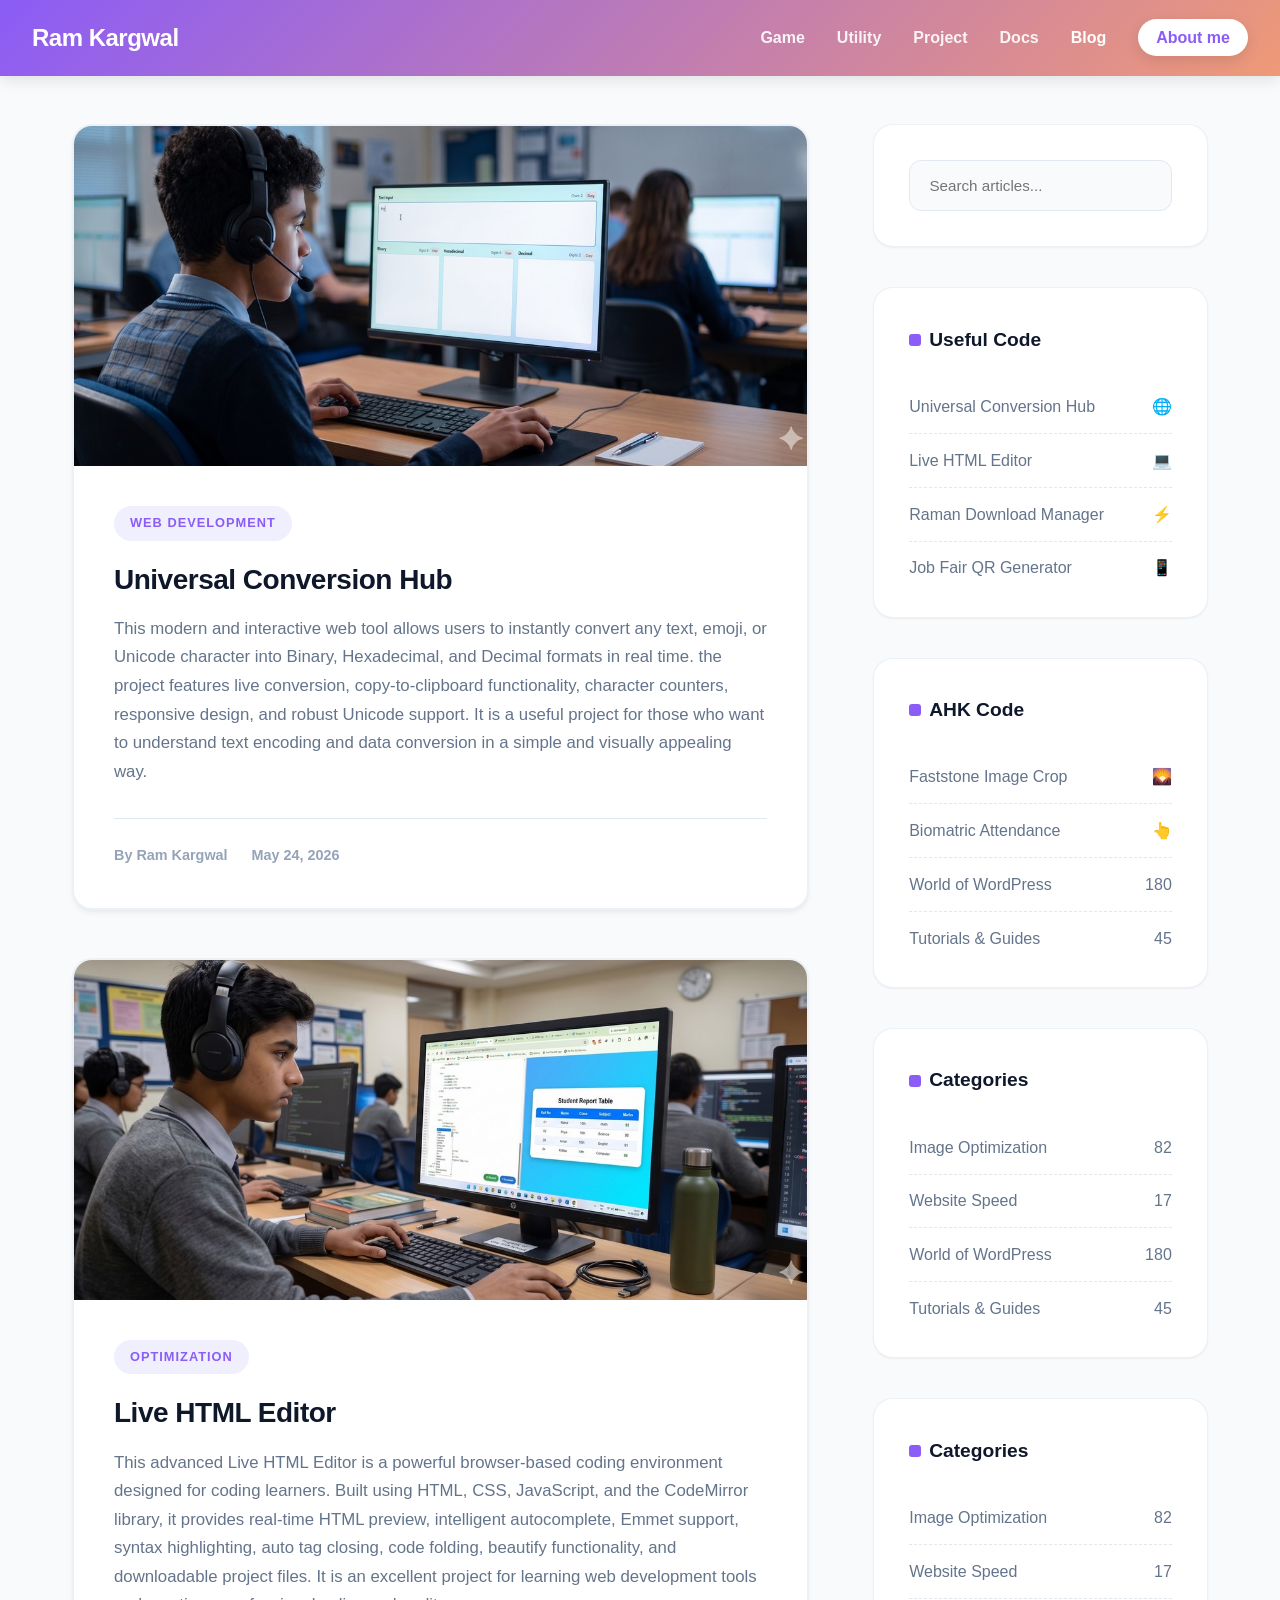
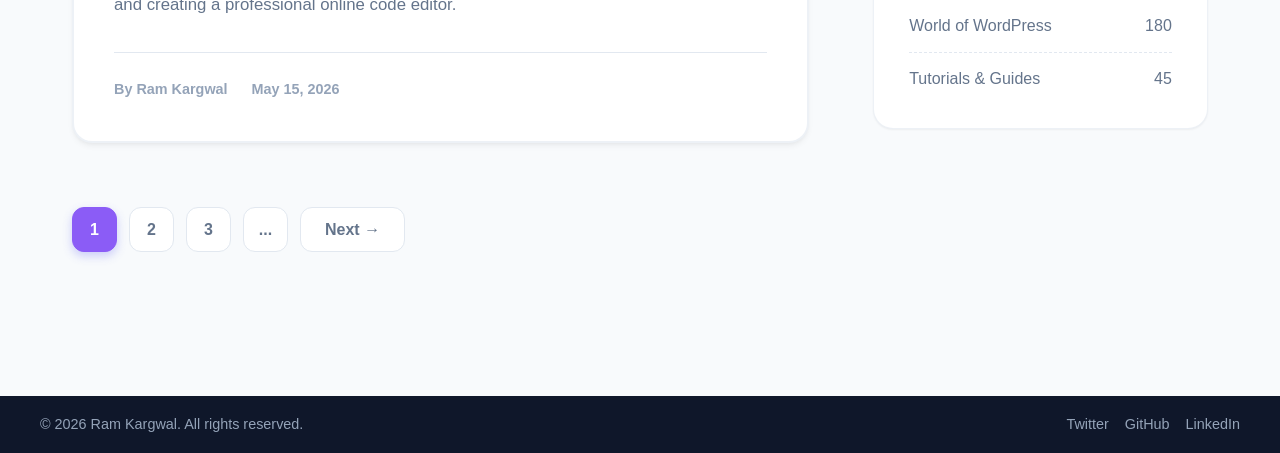
<file: index.html>
<!DOCTYPE html>
<html lang="en">

<head>
  <meta charset="UTF-8">
  <meta name="viewport" content="width=device-width, initial-scale=1.0">
  <title>Ram Kargwal's Ideas</title>
  <!-- Premium Modern Fonts -->
  <link href="https://fonts.googleapis.com/css2?family=Plus+Jakarta+Sans:wght@400;500;600;700;800&display=swap"
    rel="style/style.css">
<link rel="icon" type="image/png" href="assets/ramlogo.png">
  <link rel="stylesheet" href="style/style.css">
</head>

<body>

  <!--Header -->
  <header>
    <div class="nav-container">
      <a href="#" class="logo">Ram Kargwal</a>
      <nav>
        <ul>
          <li><a href="#">Game</a></li>
          <li><a href="#">Utility</a></li>
          <li><a href="#">Project</a></li>
          <li><a href="#">Docs</a></li>
          <li><a style="color: #ffffff; font-weight: 800;" href="#">Blog</a></li>
          <li><a href="#" class="btn-signup">About me</a></li>
        </ul>
      </nav>
    </div>
  </header>

  <!-- Main Layout -->
  <div class="container">

    <!-- Left Column: Posts -->
    <main class="main-content">

      <!-- Post 1 -->
      <article class="post-card">
        <div class="post-image-wrapper">
          <div class="post-image"
            style="background-image: url('assets/unversal converter.jpg');">
          </div>
        </div>
        <div class="post-content">
          <span class="category-tag">Web Development</span>
          <h2 class="post-title"><a href="pages/Unicode Converter.html">Universal Conversion Hub</a></h2>
          <p class="post-excerpt">This modern and interactive web tool allows users to instantly convert any text, emoji, or Unicode character into Binary, Hexadecimal, and Decimal formats in real time. the project features live conversion, copy-to-clipboard functionality, character counters, responsive design, and robust Unicode support. It is a useful project for those who want to understand text encoding and data conversion in a simple and visually appealing way.</p>
          <div class="post-meta">
            <span>By <strong>Ram Kargwal</strong></span>
            <span>May 24, 2026</span>
          </div>
        </div>
      </article>

      <!-- Post 2 -->
      <article class="post-card">
        <div class="post-image-wrapper">
          <div class="post-image"
            style="background-image: url('assets/Live HTML Editor.jpg');">
          </div>
        </div>
        <div class="post-content">
          <span class="category-tag">Optimization</span>
          <h2 class="post-title"><a href="pages/Live HTML Editor.html">Live HTML Editor</a></h2>
          <p class="post-excerpt">This advanced Live HTML Editor is a powerful browser-based coding environment designed for coding learners. Built using HTML, CSS, JavaScript, and the CodeMirror library, it provides real-time HTML preview, intelligent autocomplete, Emmet support, syntax highlighting, auto tag closing, code folding, beautify functionality, and downloadable project files. It is an excellent project for learning web development tools and creating a professional online code editor.</p>
          <div class="post-meta">
            <span>By <strong>Ram Kargwal</strong></span>
            <span>May 15, 2026</span>
          </div>
        </div>
      </article>

      <!-- Pagination -->
      <div class="pagination">
        <span class="active">1</span>
        <a href="#">2</a>
        <a href="#">3</a>
        <span>...</span>
        <a href="#" class="next-btn">Next &rarr;</a>
      </div>

    </main>

    <!-- Right Column: Sidebar -->
    <aside class="sidebar">

      <div class="widget">
        <input type="text" class="search-box" placeholder="Search articles...">
      </div>

      <div class="widget">
        <h3>Useful Code</h3>
        <ul class="widget-list">
          <li><a href="pages/Unicode Converter.html">Universal Conversion Hub <span>🌐</span></a></li>
          <li><a href="pages/Live HTML Editor.html">Live HTML Editor <span>💻</span></a></li>
          <li><a href="assets/RamanADM.py">Raman Download Manager <span>⚡</span></a></li>
          <li><a href="pages/job-fair-qr-generator.html">Job Fair QR Generator <span>📱</span></a></li>
        </ul>
      </div>

      <div class="widget">
        <h3>AHK Code</h3>
        <ul class="widget-list">
          <li><a href="pages/AutoHotkey Script.html">Faststone Image Crop <span>🌄</span></a></li>
          <li><a href="#">Biomatric Attendance <span>👆</span></a></li>
          <li><a href="#">World of WordPress <span>180</span></a></li>
          <li><a href="#">Tutorials & Guides <span>45</span></a></li>
        </ul>
      </div>
      
      <div class="widget">
        <h3>Categories</h3>
        <ul class="widget-list">
          <li><a href="#">Image Optimization <span>82</span></a></li>
          <li><a href="#">Website Speed <span>17</span></a></li>
          <li><a href="#">World of WordPress <span>180</span></a></li>
          <li><a href="#">Tutorials & Guides <span>45</span></a></li>
        </ul>
      </div>
      
      <div class="widget">
        <h3>Categories</h3>
        <ul class="widget-list">
          <li><a href="#">Image Optimization <span>82</span></a></li>
          <li><a href="#">Website Speed <span>17</span></a></li>
          <li><a href="#">World of WordPress <span>180</span></a></li>
          <li><a href="#">Tutorials & Guides <span>45</span></a></li>
        </ul>
      </div>

    </aside>

  </div>

  <!-- Footer -->
  <footer>

    <div class="footer-bottom">
      <p>&copy; 2026 Ram Kargwal. All rights reserved.</p>
      <div style="display: flex; gap: 1rem;">
        <a href="#">Twitter</a>
        <a href="#">GitHub</a>
        <a href="#">LinkedIn</a>
      </div>
    </div>
  </footer>

</body>

</html>
</file>
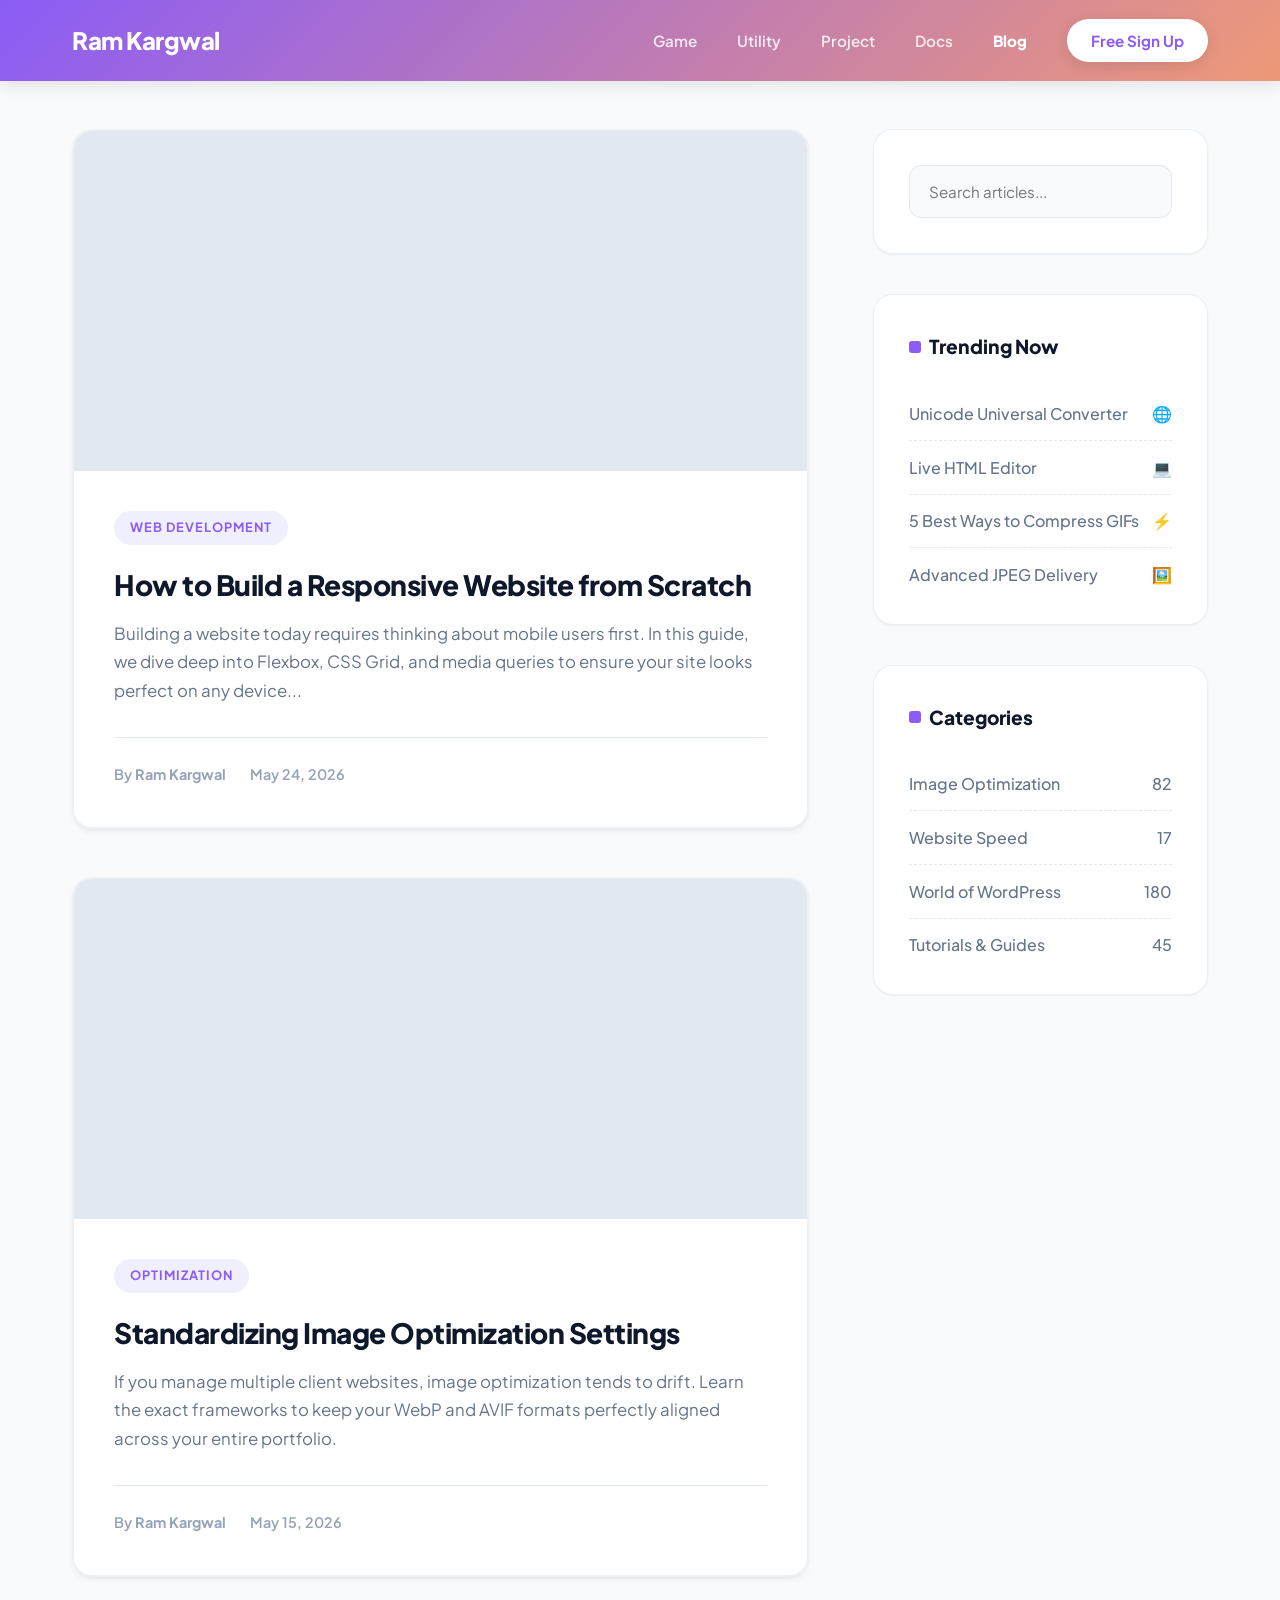
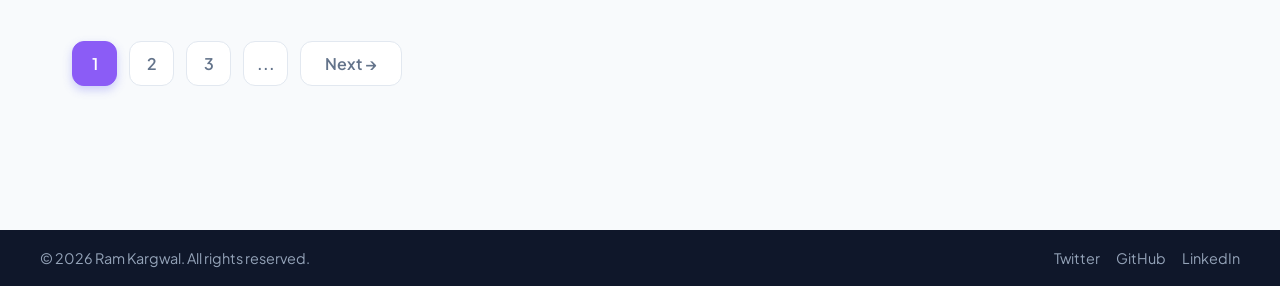
<file: Index.html>
<!DOCTYPE html>
<html lang="en">

<head>
  <meta charset="UTF-8">
  <meta name="viewport" content="width=device-width, initial-scale=1.0">
  <title>Ram Kargwal's Ideas</title>
  <!-- Premium Modern Fonts -->
  <link href="https://fonts.googleapis.com/css2?family=Plus+Jakarta+Sans:wght@400;500;600;700;800&display=swap"
    rel="stylesheet">

  <style>
    /* --- CSS VARIABLES & RESET --- */
    :root {
      /* Color Palette */
      /* Soft Modern */
      --primary: #8b5cf6;
      --primary-light: #a78bfa;
      --secondary: #ee9977;
      --bg-body: #f8fafc;
      --bg-surface: #ffffff;
      /* Text Colors */
      --text-main: #0f172a;
      --text-muted: #64748b;
      --text-light: #94a3b8;

      /* UI Elements */
      --border-soft: #e2e8f0;
      --shadow-sm: 0 1px 2px 0 rgb(0 0 0 / 0.05);
      --shadow-md: 0 4px 6px -1px rgb(0 0 0 / 0.05), 0 2px 4px -2px rgb(0 0 0 / 0.05);
      --shadow-hover: 0 20px 25px -5px rgb(0 0 0 / 0.1), 0 8px 10px -6px rgb(0 0 0 / 0.1);

      /* Transitions */
      --transition: all 0.3s cubic-bezier(0.4, 0, 0.2, 1);
    }

    * {
      margin: 0;
      padding: 0;
      box-sizing: border-box;
      font-family: 'Plus Jakarta Sans', sans-serif;
    }

    body {
      background-color: var(--bg-body);
      color: var(--text-main);
      line-height: 1.7;
      -webkit-font-smoothing: antialiased;
    }

    a {
      text-decoration: none;
      color: inherit;
      transition: var(--transition);
    }

    ul {
      list-style: none;
    }

    /* --- HEADER & NAVIGATION (UPDATED TO COLORFUL) --- */
    header {
      /* Applied a vibrant gradient background */
      background: linear-gradient(135deg, var(--primary), var(--secondary));
      box-shadow: 0 4px 15px rgba(0, 0, 0, 0.1);
      position: sticky;
      top: 0;
      z-index: 1000;
    }

    .nav-container {
      max-width: 1200px;
      margin: 0 auto;
      padding: 1.25rem 2rem;
      display: flex;
      justify-content: space-between;
      align-items: center;
    }

    .logo {
      font-size: 1.5rem;
      font-weight: 800;
      color: #ffffff;
      /* Changed to white for visibility */
      letter-spacing: -0.5px;
    }

    nav ul {
      display: flex;
      gap: 2.5rem;
      align-items: center;
    }

    nav a {
      font-weight: 600;
      color: rgba(255, 255, 255, 0.85);
      /* Lightened text for the dark background */
      font-size: 0.95rem;
    }

    nav a:hover {
      color: #ffffff;
    }

    .btn-signup {
      background: #ffffff;
      /* Changed button to white */
      color: var(--primary) !important;
      /* Button text is now primary color */
      padding: 0.75rem 1.5rem;
      border-radius: 50px;
      font-weight: 700;
      box-shadow: 0 4px 14px 0 rgba(0, 0, 0, 0.1);
    }

    .btn-signup:hover {
      transform: translateY(-2px);
      box-shadow: 0 6px 20px rgba(0, 0, 0, 0.15);
      background: #f8fafc;
    }

    /* --- MAIN LAYOUT --- */
    .container {
      max-width: 1200px;
      margin: 3rem auto 0 auto;
      /* Added top margin since hero is removed */
      padding: 0 2rem;
      display: flex;
      gap: 4rem;
    }

    .main-content {
      flex: 2.2;
    }

    .sidebar {
      flex: 1;
    }

    /* --- BLOG POST CARDS --- */
    .post-card {
      background: var(--bg-surface);
      border-radius: 20px;
      overflow: hidden;
      margin-bottom: 3rem;
      box-shadow: var(--shadow-md);
      border: 2px solid rgba(226, 232, 240, 0.6);
      transition: var(--transition);
    }

    .post-card:hover {
      transform: translateY(-5px);
      box-shadow: var(--shadow-hover);
    }

    .post-image-wrapper {
      width: 100%;
      height: 340px;
      overflow: hidden;
    }

    .post-image {
      width: 100%;
      height: 100%;
      background-color: #e2e8f0;
      background-image: url('https://images.unsplash.com/photo-1498050108023-c5249f4df085?auto=format&fit=crop&w=1200&q=80');
      background-size: cover;
      background-position: center;
      transition: transform 0.6s cubic-bezier(0.25, 1, 0.5, 1);
    }

    .post-card:hover .post-image {
      transform: scale(1.05);
    }

    .post-content {
      padding: 2.5rem;
    }

    .category-tag {
      background: rgba(99, 102, 241, 0.1);
      color: var(--primary);
      font-size: 0.8rem;
      font-weight: 700;
      text-transform: uppercase;
      letter-spacing: 1px;
      padding: 0.4rem 1rem;
      border-radius: 50px;
      display: inline-block;
      margin-bottom: 1.2rem;
    }

    .post-title {
      font-size: 1.75rem;
      font-weight: 800;
      margin-bottom: 1rem;
      line-height: 1.4;
      letter-spacing: -0.5px;
    }

    .post-title a:hover {
      color: var(--primary);
    }

    .post-excerpt {
      color: var(--text-muted);
      margin-bottom: 2rem;
      font-size: 1.05rem;
    }

    .post-meta {
      display: flex;
      align-items: center;
      gap: 1.5rem;
      font-size: 0.9rem;
      color: var(--text-light);
      font-weight: 600;
      border-top: 1px solid var(--border-soft);
      padding-top: 1.5rem;
    }

    /* --- PAGINATION --- */
    .pagination {
      display: flex;
      gap: 0.75rem;
      margin: 4rem 0;
      align-items: center;
    }

    .pagination span,
    .pagination a {
      width: 45px;
      height: 45px;
      display: flex;
      align-items: center;
      justify-content: center;
      background: var(--bg-surface);
      border: 1px solid var(--border-soft);
      border-radius: 12px;
      font-weight: 600;
      color: var(--text-muted);
      transition: var(--transition);
    }

    .pagination .active {
      background: var(--primary);
      color: white;
      border-color: var(--primary);
      box-shadow: 0 4px 10px rgba(99, 102, 241, 0.3);
    }

    .pagination a:hover {
      border-color: var(--primary);
      color: var(--primary);
      transform: translateY(-2px);
    }

    .pagination .next-btn {
      width: auto;
      padding: 0 1.5rem;
    }

    /* --- SIDEBAR WIDGETS --- */
    .widget {
      background: var(--bg-surface);
      padding: 2.2rem;
      border-radius: 20px;
      margin-bottom: 2.5rem;
      box-shadow: var(--shadow-sm);
      border: 1px solid rgba(226, 232, 240, 0.6);
    }

    .widget h3 {
      font-size: 1.2rem;
      font-weight: 800;
      margin-bottom: 1.5rem;
      color: var(--text-main);
      display: flex;
      align-items: center;
      gap: 0.5rem;
    }

    /* Small accent line next to widget titles */
    .widget h3::before {
      content: '';
      display: block;
      width: 12px;
      height: 12px;
      border-radius: 3px;
      background: var(--primary);
    }

    .search-box {
      width: 100%;
      padding: 1rem 1.2rem;
      border: 1px solid var(--border-soft);
      border-radius: 12px;
      font-size: 0.95rem;
      background: var(--bg-body);
      transition: var(--transition);
      outline: none;
    }

    .search-box:focus {
      border-color: var(--primary);
      background: white;
      box-shadow: 0 0 0 4px rgba(99, 102, 241, 0.1);
    }

    .widget-list li {
      padding: 0.8rem 0;
      border-bottom: 1px dashed var(--border-soft);
    }

    .widget-list li:last-child {
      border-bottom: none;
      padding-bottom: 0;
    }

    .widget-list a {
      color: var(--text-muted);
      font-weight: 500;
      display: flex;
      justify-content: space-between;
      align-items: center;
    }

    .widget-list a:hover {
      color: var(--primary);
      padding-left: 5px;
    }

    /* --- FOOTER --- */
    footer {
      background-color: #0f172a;
      color: #94a3b8;
      padding: 1rem 1rem 1rem 1rem;
      margin-top: 5rem;
    }

    .footer-grid {
      max-width: 1200px;
      margin: 0 auto;
      display: grid;
      grid-template-columns: repeat(auto-fit, minmax(200px, 1fr));
      gap: 3rem;
      border-bottom: 1px solid #1e293b;
      padding-bottom: 4rem;
      margin-bottom: 2rem;
    }

    .footer-col h4 {
      color: white;
      font-size: 1.1rem;
      font-weight: 700;
      margin-bottom: 1.8rem;
    }

    .footer-col ul li {
      margin-bottom: 1rem;
    }

    .footer-col a:hover {
      color: white;
    }

    .footer-bottom {
      max-width: 1200px;
      margin: 0 auto;
      display: flex;
      justify-content: space-between;
      align-items: center;
      font-size: 0.9rem;
    }

    /* --- RESPONSIVE DESIGN --- */
    @media (max-width: 960px) {
      .container {
        flex-direction: column;
      }

      nav ul {
        display: none;
      }

      .post-image-wrapper {
        height: 240px;
      }

      .footer-bottom {
        flex-direction: column;
        gap: 1rem;
        text-align: center;
      }
    }

  </style>
</head>

<body>

  <!-- Colorful Header -->
  <header>
    <div class="nav-container">
      <a href="#" class="logo">Ram Kargwal</a>
      <nav>
        <ul>
          <li><a href="#">Game</a></li>
          <li><a href="#">Utility</a></li>
          <li><a href="#">Project</a></li>
          <li><a href="#">Docs</a></li>
          <li><a style="color: #ffffff; font-weight: 800;" href="#">Blog</a></li>
          <li><a href="#" class="btn-signup">Free Sign Up</a></li>
        </ul>
      </nav>
    </div>
  </header>

  <!-- Main Layout -->
  <div class="container">

    <!-- Left Column: Posts -->
    <main class="main-content">

      <!-- Post 1 -->
      <article class="post-card">
        <div class="post-image-wrapper">
          <div class="post-image"
            style="background-image: url('https://images.unsplash.com/photo-1555066931-4365d14bab8c?auto=format&fit=crop&w=1200&q=80');">
          </div>
        </div>
        <div class="post-content">
          <span class="category-tag">Web Development</span>
          <h2 class="post-title"><a href="#">How to Build a Responsive Website from Scratch</a></h2>
          <p class="post-excerpt">Building a website today requires thinking about mobile users first. In this guide, we
            dive deep into Flexbox, CSS Grid, and media queries to ensure your site looks perfect on any device...</p>
          <div class="post-meta">
            <span>By <strong>Ram Kargwal</strong></span>
            <span>May 24, 2026</span>
          </div>
        </div>
      </article>

      <!-- Post 2 -->
      <article class="post-card">
        <div class="post-image-wrapper">
          <div class="post-image"
            style="background-image: url('https://images.unsplash.com/photo-1618761714954-0b8cd0026356?auto=format&fit=crop&w=1200&q=80');">
          </div>
        </div>
        <div class="post-content">
          <span class="category-tag">Optimization</span>
          <h2 class="post-title"><a href="#">Standardizing Image Optimization Settings</a></h2>
          <p class="post-excerpt">If you manage multiple client websites, image optimization tends to drift. Learn the
            exact frameworks to keep your WebP and AVIF formats perfectly aligned across your entire portfolio.</p>
          <div class="post-meta">
            <span>By <strong>Ram Kargwal</strong></span>
            <span>May 15, 2026</span>
          </div>
        </div>
      </article>

      <!-- Pagination -->
      <div class="pagination">
        <span class="active">1</span>
        <a href="#">2</a>
        <a href="#">3</a>
        <span>...</span>
        <a href="#" class="next-btn">Next &rarr;</a>
      </div>

    </main>

    <!-- Right Column: Sidebar -->
    <aside class="sidebar">

      <div class="widget">
        <input type="text" class="search-box" placeholder="Search articles...">
      </div>

      <div class="widget">
        <h3>Trending Now</h3>
        <ul class="widget-list">
          <li><a href="C:\Users\dell\Pictures\Unicode Converter.html">Unicode Universal Converter<span>🌐</span></a></li>
          <li><a href="#">Live HTML Editor<span>💻</span></a></li>
          <li><a href="#">5 Best Ways to Compress GIFs <span>⚡</span></a></li>
          <li><a href="#">Advanced JPEG Delivery <span>🖼️</span></a></li>
        </ul>
      </div>

      <div class="widget">
        <h3>Categories</h3>
        <ul class="widget-list">
          <li><a href="#">Image Optimization <span>82</span></a></li>
          <li><a href="#">Website Speed <span>17</span></a></li>
          <li><a href="#">World of WordPress <span>180</span></a></li>
          <li><a href="#">Tutorials & Guides <span>45</span></a></li>
        </ul>
      </div>

    </aside>

  </div>

  <!-- Footer -->
  <footer>

    <div class="footer-bottom">
      <p>&copy; 2026 Ram Kargwal. All rights reserved.</p>
      <div style="display: flex; gap: 1rem;">
        <a href="#">Twitter</a>
        <a href="#">GitHub</a>
        <a href="#">LinkedIn</a>
      </div>
    </div>
  </footer>

</body>

</html>
</file>
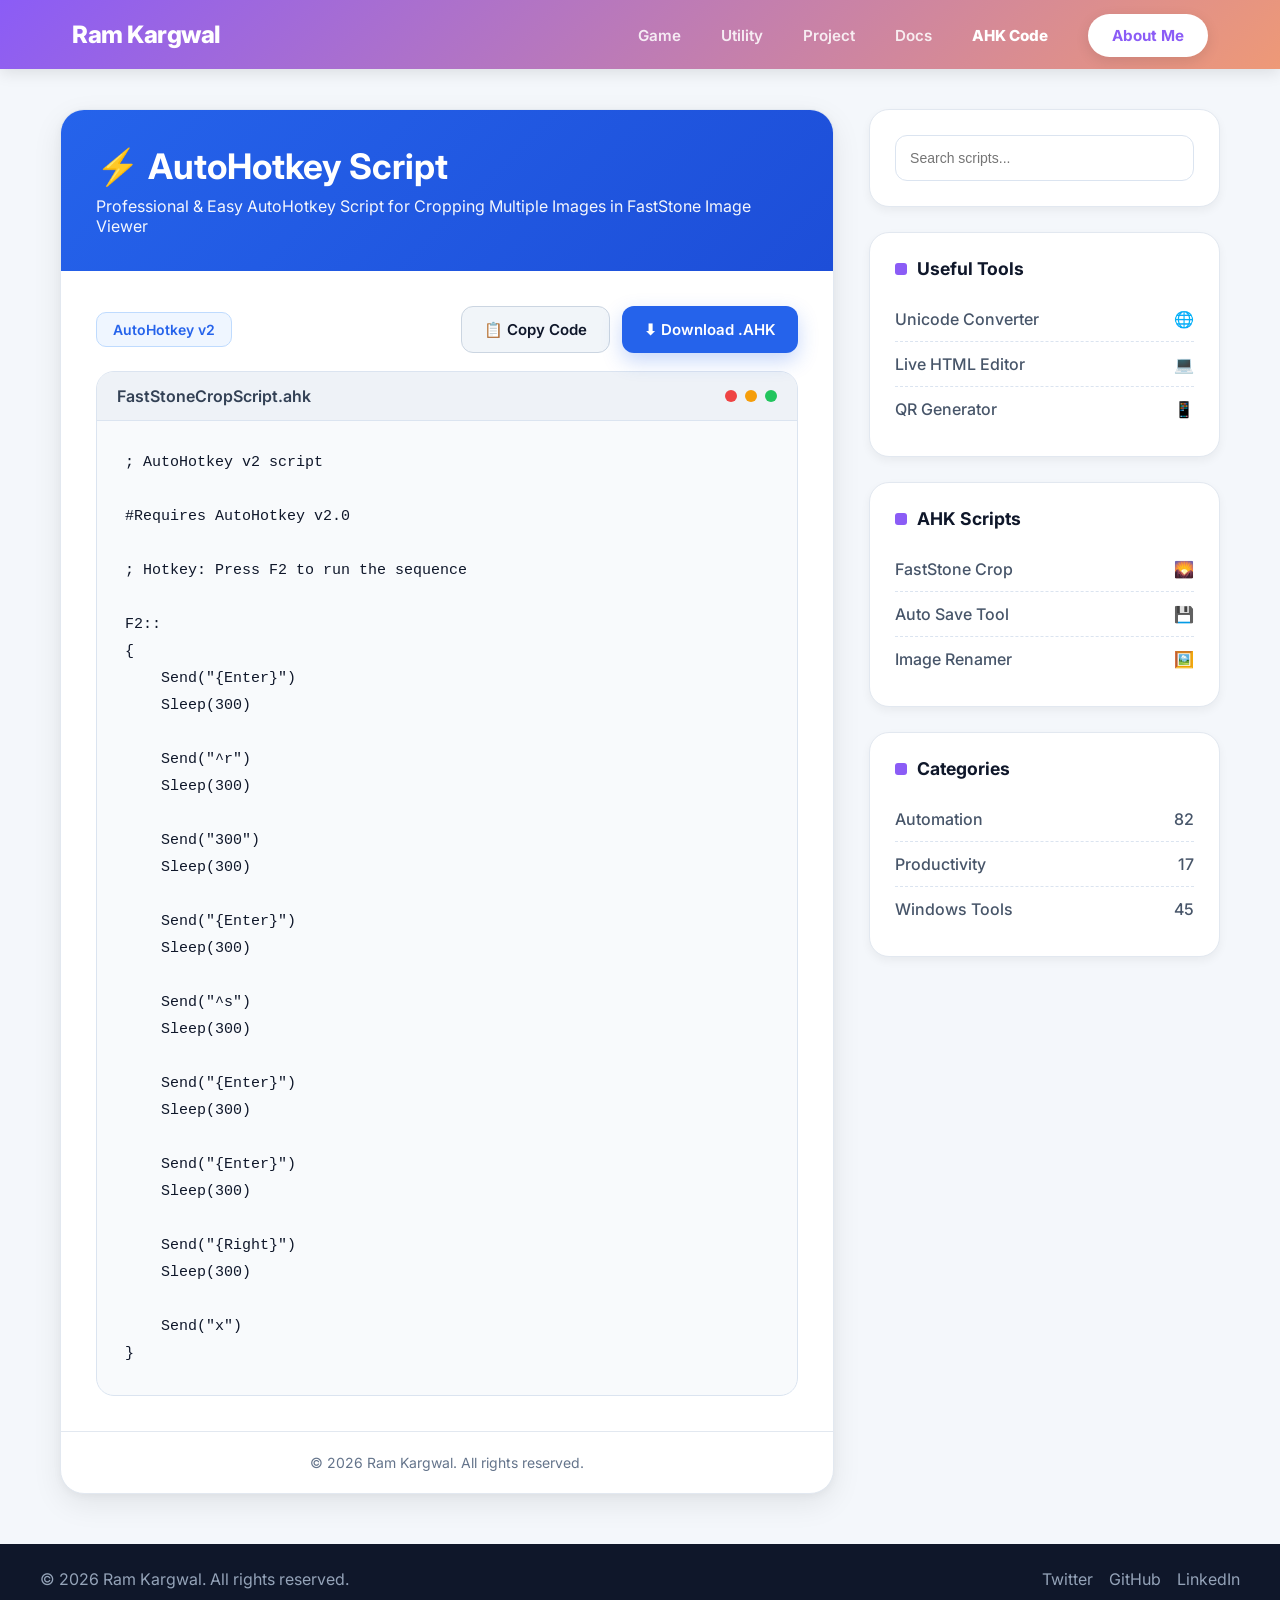
<file: pages/AutoHotkey Script.html>
<!DOCTYPE html>
<html lang="en">

<head>
  <meta charset="UTF-8" />
  <meta name="viewport" content="width=device-width, initial-scale=1.0" />

  <title>AutoHotkey Script Viewer</title>

  <link href="https://fonts.googleapis.com/css2?family=Inter:wght@300;400;500;600;700&display=swap" rel="stylesheet">

<link rel="stylesheet" href="../style/ahk_style.css">
  
</head>

<body>

  <!-- =========================
        HEADER
  ========================== -->

  <header>
    <div class="nav-container">

      <a href="https://ramkargwal.github.io/" class="logo">Ram Kargwal</a>

      <nav>
        <ul>
          <li><a href="#">Game</a></li>
          <li><a href="#">Utility</a></li>
          <li><a href="#">Project</a></li>
          <li><a href="#">Docs</a></li>
          <li><a style="color:#ffffff;font-weight:800;" href="#">AHK Code</a></li>
          <li><a href="#" class="btn-signup">About Me</a></li>
        </ul>
      </nav>

    </div>
  </header>

  <!-- =========================
        MAIN CONTAINER
  ========================== -->

  <div class="main-layout">

    <!-- =========================
          LEFT SIDE CONTENT
    ========================== -->

    <div class="container">

      <div class="header">
        <h1>⚡ AutoHotkey Script</h1>
        <p>
          Professional & Easy AutoHotkey Script for Cropping Multiple Images
          in FastStone Image Viewer
        </p>
      </div>

      <div class="content">

        <div class="toolbar">

          <div class="language">
            AutoHotkey v2
          </div>

          <div class="buttons">

            <button class="copy-btn" onclick="copyCode()">
              📋 Copy Code
            </button>

            <button class="download-btn" onclick="downloadAHK()">
              ⬇ Download .AHK
            </button>

          </div>

        </div>

        <div class="code-container">

          <div class="code-header">

            <div class="file-name">
              Loading...
            </div>

            <div class="dots">
              <div class="dot red"></div>
              <div class="dot yellow"></div>
              <div class="dot green"></div>
            </div>

          </div>

          <pre id="code"></pre>

        </div>

      </div>

      <div class="footer">
        © 2026 Ram Kargwal. All rights reserved.
      </div>

    </div>

    <!-- =========================
          RIGHT SIDEBAR
    ========================== -->

    <aside class="sidebar">

      <div class="widget">
        <input type="text" class="search-box" placeholder="Search scripts...">
      </div>

      <div class="widget">
        <h3>Useful Tools</h3>

        <ul class="widget-list">
          <li>
            <a href="#">
              Unicode Converter
              <span>🌐</span>
            </a>
          </li>

          <li>
            <a href="#">
              Live HTML Editor
              <span>💻</span>
            </a>
          </li>

          <li>
            <a href="#">
              QR Generator
              <span>📱</span>
            </a>
          </li>
        </ul>
      </div>

      <div class="widget">

        <h3>AHK Scripts</h3>

        <ul class="widget-list">

          <li>
            <a href="#">
              FastStone Crop
              <span>🌄</span>
            </a>
          </li>

          <li>
            <a href="#">
              Auto Save Tool
              <span>💾</span>
            </a>
          </li>

          <li>
            <a href="#">
              Image Renamer
              <span>🖼️</span>
            </a>
          </li>

        </ul>

      </div>

      <div class="widget">

        <h3>Categories</h3>

        <ul class="widget-list">

          <li>
            <a href="#">
              Automation
              <span>82</span>
            </a>
          </li>

          <li>
            <a href="#">
              Productivity
              <span>17</span>
            </a>
          </li>

          <li>
            <a href="#">
              Windows Tools
              <span>45</span>
            </a>
          </li>

        </ul>

      </div>

    </aside>

  </div>

  <!-- =========================
        FOOTER
  ========================== -->

  <footer>

    <div class="footer-bottom">

      <p>&copy; 2026 Ram Kargwal. All rights reserved.</p>

      <div style="display:flex; gap:1rem;">
        <a href="#">Twitter</a>
        <a href="#">GitHub</a>
        <a href="#">LinkedIn</a>
      </div>

    </div>

  </footer>

  <script>

    // =====================================================
    //              EDIT ONLY THIS SECTION
    // =====================================================

    // File Name
    const fileName = "FastStoneCropScript.ahk";

    // Paste Your AHK Code Below
    const rawAHKCode = `; AutoHotkey v2 script

#Requires AutoHotkey v2.0

; Hotkey: Press F2 to run the sequence

F2::
{
    Send("{Enter}")
    Sleep(300)

    Send("^r")
    Sleep(300)

    Send("300")
    Sleep(300)

    Send("{Enter}")
    Sleep(300)

    Send("^s")
    Sleep(300)

    Send("{Enter}")
    Sleep(300)

    Send("{Enter}")
    Sleep(300)

    Send("{Right}")
    Sleep(300)

    Send("x")
}
`;

    // =====================================================
    //          DO NOT EDIT BELOW THIS LINE
    // =====================================================

    document.addEventListener("DOMContentLoaded", () => {

      // Show file name
      document.querySelector(".file-name").textContent = fileName;

      // Escape HTML safely
      const escapedCode = rawAHKCode
        .replace(/&/g, "&amp;")
        .replace(/</g, "&lt;")
        .replace(/>/g, "&gt;");

      // Show code
      document.getElementById("code").innerHTML = escapedCode;

    });

    // Copy Code
    function copyCode() {

      navigator.clipboard.writeText(rawAHKCode)
        .then(() => {
          alert("AHK Code Copied Successfully!");
        });

    }

    // Download AHK File
    function downloadAHK() {

      const blob = new Blob([rawAHKCode], {
        type: "text/plain"
      });

      const link = document.createElement("a");

      link.href = URL.createObjectURL(blob);

      // Download file name
      link.download = fileName;

      document.body.appendChild(link);

      link.click();

      document.body.removeChild(link);

      URL.revokeObjectURL(link.href);

    }

  </script>

  
</body>

</html>
</file>
<file: style/style.css>
/* --- CSS VARIABLES & RESET --- */
    :root {
      /* Color Palette */
      /* Soft Modern */
      --primary: #8b5cf6;
      --primary-light: #a78bfa;
      --secondary: #ee9977;
      --bg-body: #f8fafc;
      --bg-surface: #ffffff;
      /* Text Colors */
      --text-main: #0f172a;
      --text-muted: #64748b;
      --text-light: #94a3b8;

      /* UI Elements */
      --border-soft: #e2e8f0;
      --shadow-sm: 0 1px 2px 0 rgb(0 0 0 / 0.05);
      --shadow-md: 0 4px 6px -1px rgb(0 0 0 / 0.05), 0 2px 4px -2px rgb(0 0 0 / 0.05);
      --shadow-hover: 0 20px 25px -5px rgb(0 0 0 / 0.1), 0 8px 10px -6px rgb(0 0 0 / 0.1);

      /* Transitions */
      --transition: all 0.3s cubic-bezier(0.4, 0, 0.2, 1);
    }

    * {
      margin: 0;
      padding: 0;
      box-sizing: border-box;
      font-family: 'Inter', sans-serif;
    }

    body {
      background-color: var(--bg-body);
      color: var(--text-main);
      line-height: 1.7;
      -webkit-font-smoothing: antialiased;
    }

    a {
      text-decoration: none;
      color: inherit;
      transition: var(--transition);
    }

    ul {
      list-style: none;
    }

    /* --- HEADER & NAVIGATION (UPDATED TO COLORFUL) --- */
    header {
      /* Applied a vibrant gradient background */
      background: linear-gradient(135deg, var(--primary), var(--secondary));
      box-shadow: 0 4px 15px rgba(0, 0, 0, 0.1);
      position: sticky;
      top: 0;
      z-index: 1000;
    }

.nav-container {
  max-width: 1400px;
  margin: auto;
  padding: 1.1rem 2rem;
  display: flex;
  justify-content: space-between;
  align-items: center;
}

    .logo {
      font-size: 1.5rem;
      font-weight: 800;
      color: #ffffff;
      /* Changed to white for visibility */
      letter-spacing: -0.5px;
    }

nav ul {
  display: flex;
  gap: 2rem;
  align-items: center;
  list-style: none;
}

 nav a {
  color: rgba(255,255,255,0.9);
  text-decoration: none;
  font-weight: 600;
  transition: 0.3s;
}

    nav a:hover {
      color: #ffffff;
    }

    .btn-signup {
      background: #ffffff;
      /* Changed button to white */
      color: var(--primary) !important;
      /* Button text is now primary color */
      padding: 10px 18px;
      border-radius: 50px;
      font-weight: 700;
      box-shadow: 0 4px 14px 0 rgba(0, 0, 0, 0.1);
    }

    .btn-signup:hover {
      transform: translateY(-2px);
      box-shadow: 0 6px 20px rgba(0, 0, 0, 0.15);
      background: #f8fafc;
    }

    /* --- MAIN LAYOUT --- */
    .container {
      max-width: 1200px;
      margin: 3rem auto 0 auto;
      /* Added top margin since hero is removed */
      padding: 0 2rem;
      display: flex;
      gap: 4rem;
    }

    .main-content {
      flex: 2.2;
    }

    .sidebar {
      flex: 1;
    }

    /* --- BLOG POST CARDS --- */
    .post-card {
      background: var(--bg-surface);
      border-radius: 20px;
      overflow: hidden;
      margin-bottom: 3rem;
      box-shadow: var(--shadow-md);
      border: 2px solid rgba(226, 232, 240, 0.6);
      transition: var(--transition);
    }

    .post-card:hover {
      transform: translateY(-5px);
      box-shadow: var(--shadow-hover);
    }

    .post-image-wrapper {
      width: 100%;
      height: 340px;
      overflow: hidden;
    }

    .post-image {
      width: 100%;
      height: 100%;
      background-color: #e2e8f0;
      background-image: url('https://images.unsplash.com/photo-1498050108023-c5249f4df085?auto=format&fit=crop&w=1200&q=80');
      background-size: cover;
      background-position: center;
      transition: transform 0.6s cubic-bezier(0.25, 1, 0.5, 1);
    }

    .post-card:hover .post-image {
      transform: scale(1.05);
    }

    .post-content {
      padding: 2.5rem;
    }

    .category-tag {
      background: rgba(99, 102, 241, 0.1);
      color: var(--primary);
      font-size: 0.8rem;
      font-weight: 700;
      text-transform: uppercase;
      letter-spacing: 1px;
      padding: 0.4rem 1rem;
      border-radius: 50px;
      display: inline-block;
      margin-bottom: 1.2rem;
    }

    .post-title {
      font-size: 1.75rem;
      font-weight: 800;
      margin-bottom: 1rem;
      line-height: 1.4;
      letter-spacing: -0.5px;
    }

    .post-title a:hover {
      color: var(--primary);
    }

    .post-excerpt {
      color: var(--text-muted);
      margin-bottom: 2rem;
      font-size: 1.05rem;
    }

    .post-meta {
      display: flex;
      align-items: center;
      gap: 1.5rem;
      font-size: 0.9rem;
      color: var(--text-light);
      font-weight: 600;
      border-top: 1px solid var(--border-soft);
      padding-top: 1.5rem;
    }

    /* --- PAGINATION --- */
    .pagination {
      display: flex;
      gap: 0.75rem;
      margin: 4rem 0;
      align-items: center;
    }

    .pagination span,
    .pagination a {
      width: 45px;
      height: 45px;
      display: flex;
      align-items: center;
      justify-content: center;
      background: var(--bg-surface);
      border: 1px solid var(--border-soft);
      border-radius: 12px;
      font-weight: 600;
      color: var(--text-muted);
      transition: var(--transition);
    }

    .pagination .active {
      background: var(--primary);
      color: white;
      border-color: var(--primary);
      box-shadow: 0 4px 10px rgba(99, 102, 241, 0.3);
    }

    .pagination a:hover {
      border-color: var(--primary);
      color: var(--primary);
      transform: translateY(-2px);
    }

    .pagination .next-btn {
      width: auto;
      padding: 0 1.5rem;
    }

    /* --- SIDEBAR WIDGETS --- */
    .widget {
      background: var(--bg-surface);
      padding: 2.2rem;
      border-radius: 20px;
      margin-bottom: 2.5rem;
      box-shadow: var(--shadow-sm);
      border: 1px solid rgba(226, 232, 240, 0.6);
    }

    .widget h3 {
      font-size: 1.2rem;
      font-weight: 800;
      margin-bottom: 1.5rem;
      color: var(--text-main);
      display: flex;
      align-items: center;
      gap: 0.5rem;
    }

    /* Small accent line next to widget titles */
    .widget h3::before {
      content: '';
      display: block;
      width: 12px;
      height: 12px;
      border-radius: 3px;
      background: var(--primary);
    }

    .search-box {
      width: 100%;
      padding: 1rem 1.2rem;
      border: 1px solid var(--border-soft);
      border-radius: 12px;
      font-size: 0.95rem;
      background: var(--bg-body);
      transition: var(--transition);
      outline: none;
    }

    .search-box:focus {
      border-color: var(--primary);
      background: white;
      box-shadow: 0 0 0 4px rgba(99, 102, 241, 0.1);
    }

    .widget-list li {
      padding: 0.8rem 0;
      border-bottom: 1px dashed var(--border-soft);
    }

    .widget-list li:last-child {
      border-bottom: none;
      padding-bottom: 0;
    }

    .widget-list a {
      color: var(--text-muted);
      font-weight: 500;
      display: flex;
      justify-content: space-between;
      align-items: center;
    }

    .widget-list a:hover {
      color: var(--primary);
      padding-left: 5px;
    }

    /* --- FOOTER --- */
    footer {
      background-color: #0f172a;
      color: #94a3b8;
      padding: 1rem 1rem 1rem 1rem;
      margin-top: 5rem;
    }

    .footer-grid {
      max-width: 1200px;
      margin: 0 auto;
      display: grid;
      grid-template-columns: repeat(auto-fit, minmax(200px, 1fr));
      gap: 3rem;
      border-bottom: 1px solid #1e293b;
      padding-bottom: 4rem;
      margin-bottom: 2rem;
    }

    .footer-col h4 {
      color: white;
      font-size: 1.1rem;
      font-weight: 700;
      margin-bottom: 1.8rem;
    }

    .footer-col ul li {
      margin-bottom: 1rem;
    }

    .footer-col a:hover {
      color: white;
    }

    .footer-bottom {
      max-width: 1200px;
      margin: 0 auto;
      display: flex;
      justify-content: space-between;
      align-items: center;
      font-size: 0.9rem;
    }

    /* --- RESPONSIVE DESIGN --- */
    @media (max-width: 960px) {
      .container {
        flex-direction: column;
      }

      nav ul {
        display: none;
      }

      .post-image-wrapper {
        height: 240px;
      }

      .footer-bottom {
        flex-direction: column;
        gap: 1rem;
        text-align: center;
      }
    }
</file>
<file: style/ahk_style.css>
* {
      margin: 0;
      padding: 0;
      box-sizing: border-box;
    }

    body {
  font-family: 'Inter', sans-serif;
  background: #f4f7fb;
  min-height: 100vh;
  color: #1e293b;
  margin: 0;
}

    .container {
      width: 100%;
      max-width: 1050px;
      background: white;
      border-radius: 24px;
      overflow: hidden;
      box-shadow:
        0 10px 30px rgba(0, 0, 0, 0.08),
        0 2px 8px rgba(0, 0, 0, 0.04);
      border: 1px solid #e2e8f0;
    }

    .header {
      background: linear-gradient(135deg, #2563eb, #1d4ed8);
      padding: 35px;
      color: white;
    }

    .header h1 {
      font-size: 2.2rem;
      font-weight: 700;
      margin-bottom: 8px;
    }

    .header p {
      opacity: 0.95;
      font-size: 1rem;
    }

    .content {
      padding: 35px;
    }

    .toolbar {
      display: flex;
      justify-content: space-between;
      align-items: center;
      margin-bottom: 18px;
      flex-wrap: wrap;
      gap: 15px;
    }

    .language {
      background: #eff6ff;
      color: #2563eb;
      padding: 8px 16px;
      border-radius: 10px;
      font-size: 14px;
      font-weight: 600;
      border: 1px solid #bfdbfe;
    }

    .buttons {
      display: flex;
      gap: 12px;
      flex-wrap: wrap;
    }

    button {
      border: none;
      cursor: pointer;
      padding: 13px 22px;
      border-radius: 12px;
      font-size: 15px;
      font-weight: 600;
      transition: 0.25s ease;
      font-family: 'Inter', sans-serif;
    }

    .copy-btn {
      background: #f1f5f9;
      color: #0f172a;
      border: 1px solid #cbd5e1;
    }

    .copy-btn:hover {
      background: #e2e8f0;
      transform: translateY(-2px);
    }

    .download-btn {
      background: #2563eb;
      color: white;
      box-shadow: 0 8px 20px rgba(37, 99, 235, 0.25);
    }

    .download-btn:hover {
      background: #1d4ed8;
      transform: translateY(-2px);
    }

    .code-container {
      background: #f8fafc;
      border: 1px solid #dbe4f0;
      border-radius: 18px;
      overflow: hidden;
    }

    .code-header {
      background: #eef2f7;
      padding: 14px 20px;
      border-bottom: 1px solid #dbe4f0;
      display: flex;
      justify-content: space-between;
      align-items: center;
    }

    .file-name {
      font-weight: 600;
      color: #334155;
    }

    .dots {
      display: flex;
      gap: 8px;
    }

    .dot {
      width: 12px;
      height: 12px;
      border-radius: 50%;
    }

    .red {
      background: #ef4444;
    }

    .yellow {
      background: #f59e0b;
    }

    .green {
      background: #22c55e;
    }

    pre {
      margin: 0;
      padding: 28px;
      overflow: auto;
      font-size: 15px;
      line-height: 1.8;
      font-family: Consolas, Monaco, monospace;
      color: #0f172a;
      white-space: pre-wrap;
      word-break: break-word;
    }

    .footer {
      text-align: center;
      padding: 22px;
      border-top: 1px solid #e2e8f0;
      color: #64748b;
      font-size: 14px;
    }

    @media(max-width:768px) {

      .header h1 {
        font-size: 1.8rem;
      }

      pre {
        font-size: 13px;
        padding: 18px;
      }

      button {
        width: 100%;
      }

      .buttons {
        width: 100%;
      }

    }
    
    
    /* =====================================
   HEADER STYLES
===================================== */

/* --- HEADER & NAVIGATION --- */

header {
  background: linear-gradient(135deg, #8b5cf6, #ee9977);
  box-shadow: 0 4px 15px rgba(0, 0, 0, 0.1);
  position: sticky;
  top: 0;
  z-index: 1000;
}

.nav-container {
  max-width: 1200px;
  margin: 0 auto;
  padding: 1.25rem 2rem;
  display: flex;
  justify-content: space-between;
  align-items: center;
}

.logo {
  font-size: 1.5rem;
  font-weight: 800;
  color: #ffffff;
  letter-spacing: -0.5px;
  text-decoration: none;
}

nav ul {
  display: flex;
  gap: 2.5rem;
  align-items: center;
  list-style: none;
}

nav a {
  font-weight: 600;
  color: rgba(255, 255, 255, 0.85);
  font-size: 0.95rem;
  text-decoration: none;
  transition: all 0.3s ease;
}

nav a:hover {
  color: #ffffff;
}

.btn-signup {
  background: #ffffff;
  color: #8b5cf6 !important;
  padding: 0.75rem 1.5rem;
  border-radius: 50px;
  font-weight: 700;
  box-shadow: 0 4px 14px rgba(0, 0, 0, 0.1);
}

.btn-signup:hover {
  transform: translateY(-2px);
  box-shadow: 0 6px 20px rgba(0, 0, 0, 0.15);
  background: #f8fafc;
}

/* =====================================
   MAIN LAYOUT
===================================== */

body {
  display: block;
  background: #f4f7fb;
}

.main-layout {
  max-width: 1200px;
  margin: 40px auto;
  padding: 0 20px;
  display: flex;
  gap: 35px;
  align-items: flex-start;
}

/* =====================================
   MAIN CONTAINER
===================================== */

.container {
  flex: 2.2;
}

/* =====================================
   SIDEBAR
===================================== */

.sidebar {
  flex: 1;
}

.widget {
  background: white;
  padding: 25px;
  border-radius: 20px;
  margin-bottom: 25px;
  box-shadow: 0 4px 10px rgba(0,0,0,0.05);
  border: 1px solid #e2e8f0;
}

.widget h3 {
  font-size: 1.1rem;
  margin-bottom: 18px;
  color: #0f172a;
  display: flex;
  align-items: center;
  gap: 10px;
}

.widget h3::before {
  content: '';
  width: 12px;
  height: 12px;
  border-radius: 3px;
  background: #8b5cf6;
}

.search-box {
  width: 100%;
  padding: 14px;
  border-radius: 12px;
  border: 1px solid #dbe4f0;
  outline: none;
  font-size: 14px;
}

.search-box:focus {
  border-color: #8b5cf6;
}

.widget-list {
  list-style: none;
}

.widget-list li {
  padding: 12px 0;
  border-bottom: 1px dashed #dbe4f0;
}

.widget-list li:last-child {
  border-bottom: none;
}

.widget-list a {
  display: flex;
  justify-content: space-between;
  color: #475569;
  text-decoration: none;
  font-weight: 500;
  transition: 0.3s;
}

.widget-list a:hover {
  color: #8b5cf6;
  padding-left: 5px;
}

/* =====================================
   FOOTER
===================================== */

footer {
  background: #0f172a;
  color: #94a3b8;
  padding: 25px 20px;
  margin-top: 50px;
}

.footer-bottom {
  max-width: 1200px;
  margin: auto;
  display: flex;
  justify-content: space-between;
  align-items: center;
}

.footer-bottom a {
  color: #94a3b8;
  text-decoration: none;
}

.footer-bottom a:hover {
  color: white;
}

/* =====================================
   RESPONSIVE
===================================== */

@media(max-width: 1000px) {

  .main-layout {
    flex-direction: column;
  }

  .sidebar {
    width: 100%;
  }

}

@media(max-width: 768px) {

  nav ul {
    display: none;
  }

  .footer-bottom {
    flex-direction: column;
    gap: 15px;
    text-align: center;
  }

}
</file>
